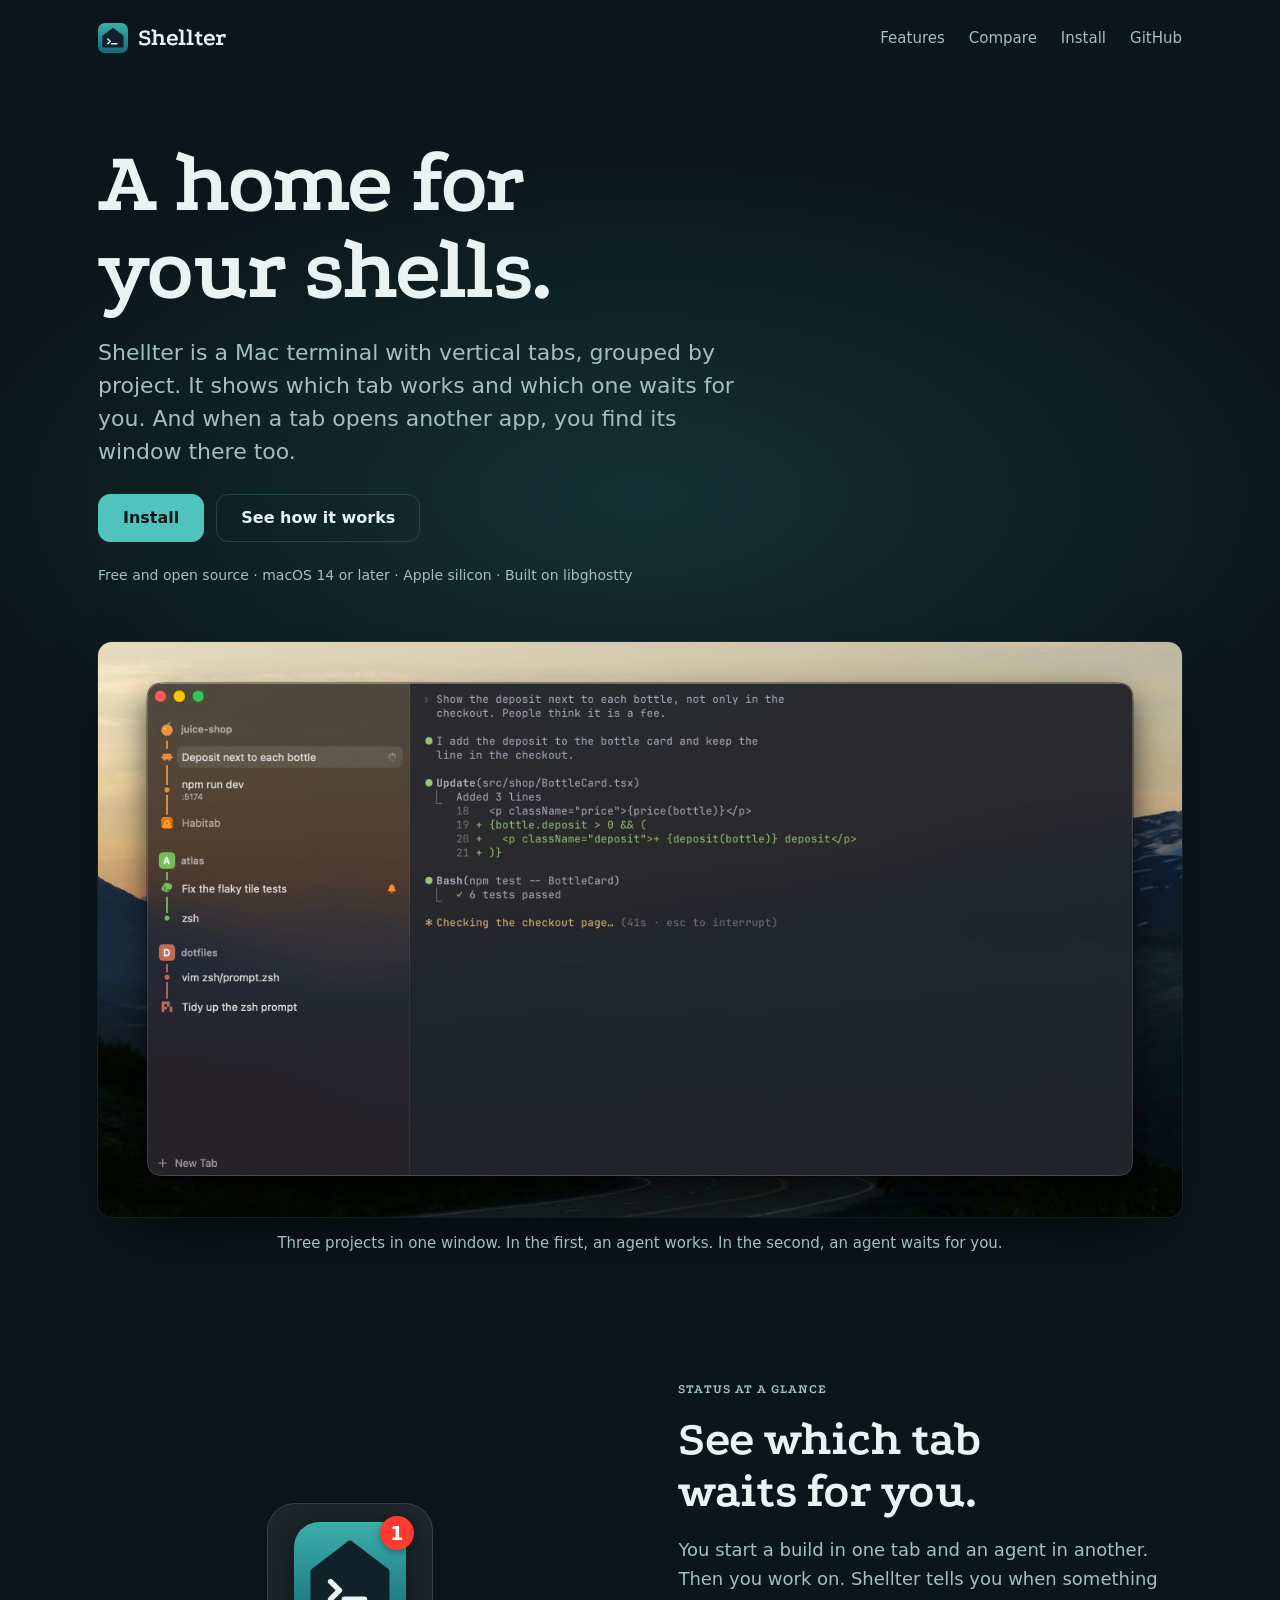
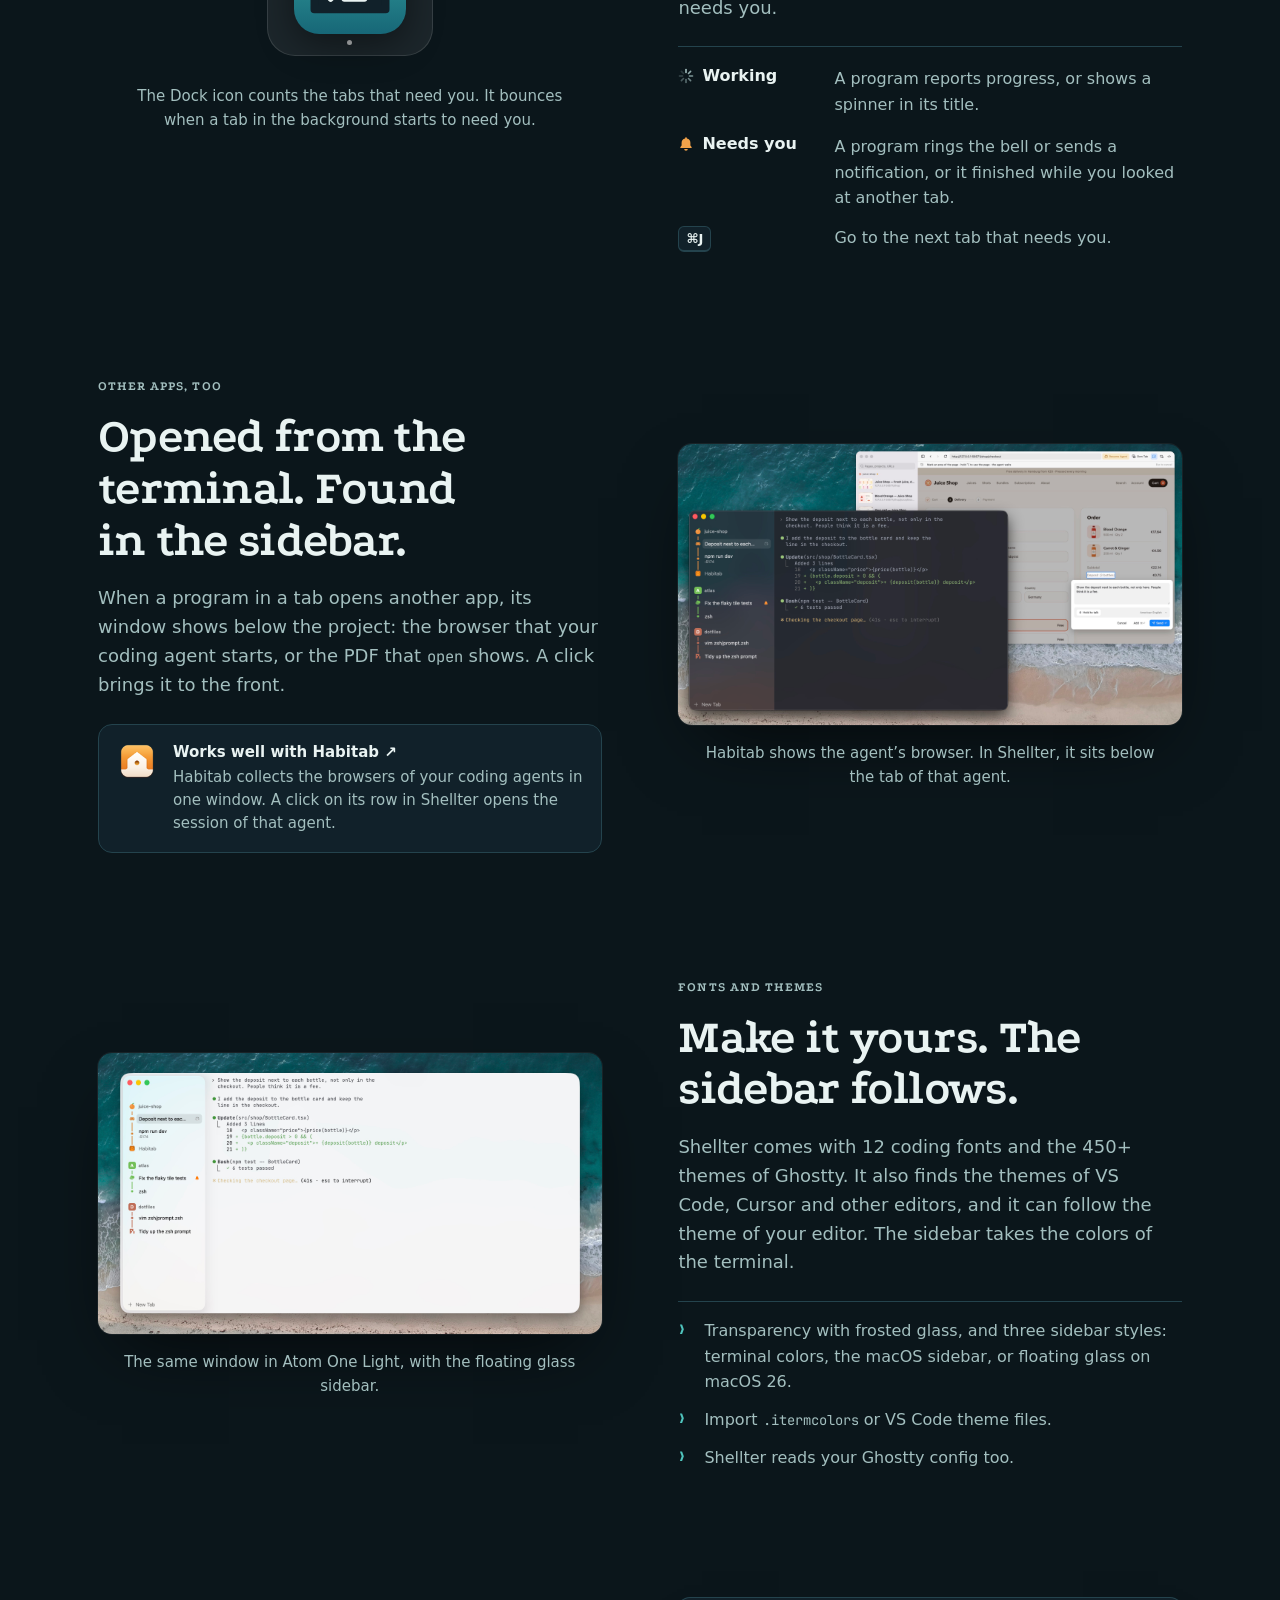
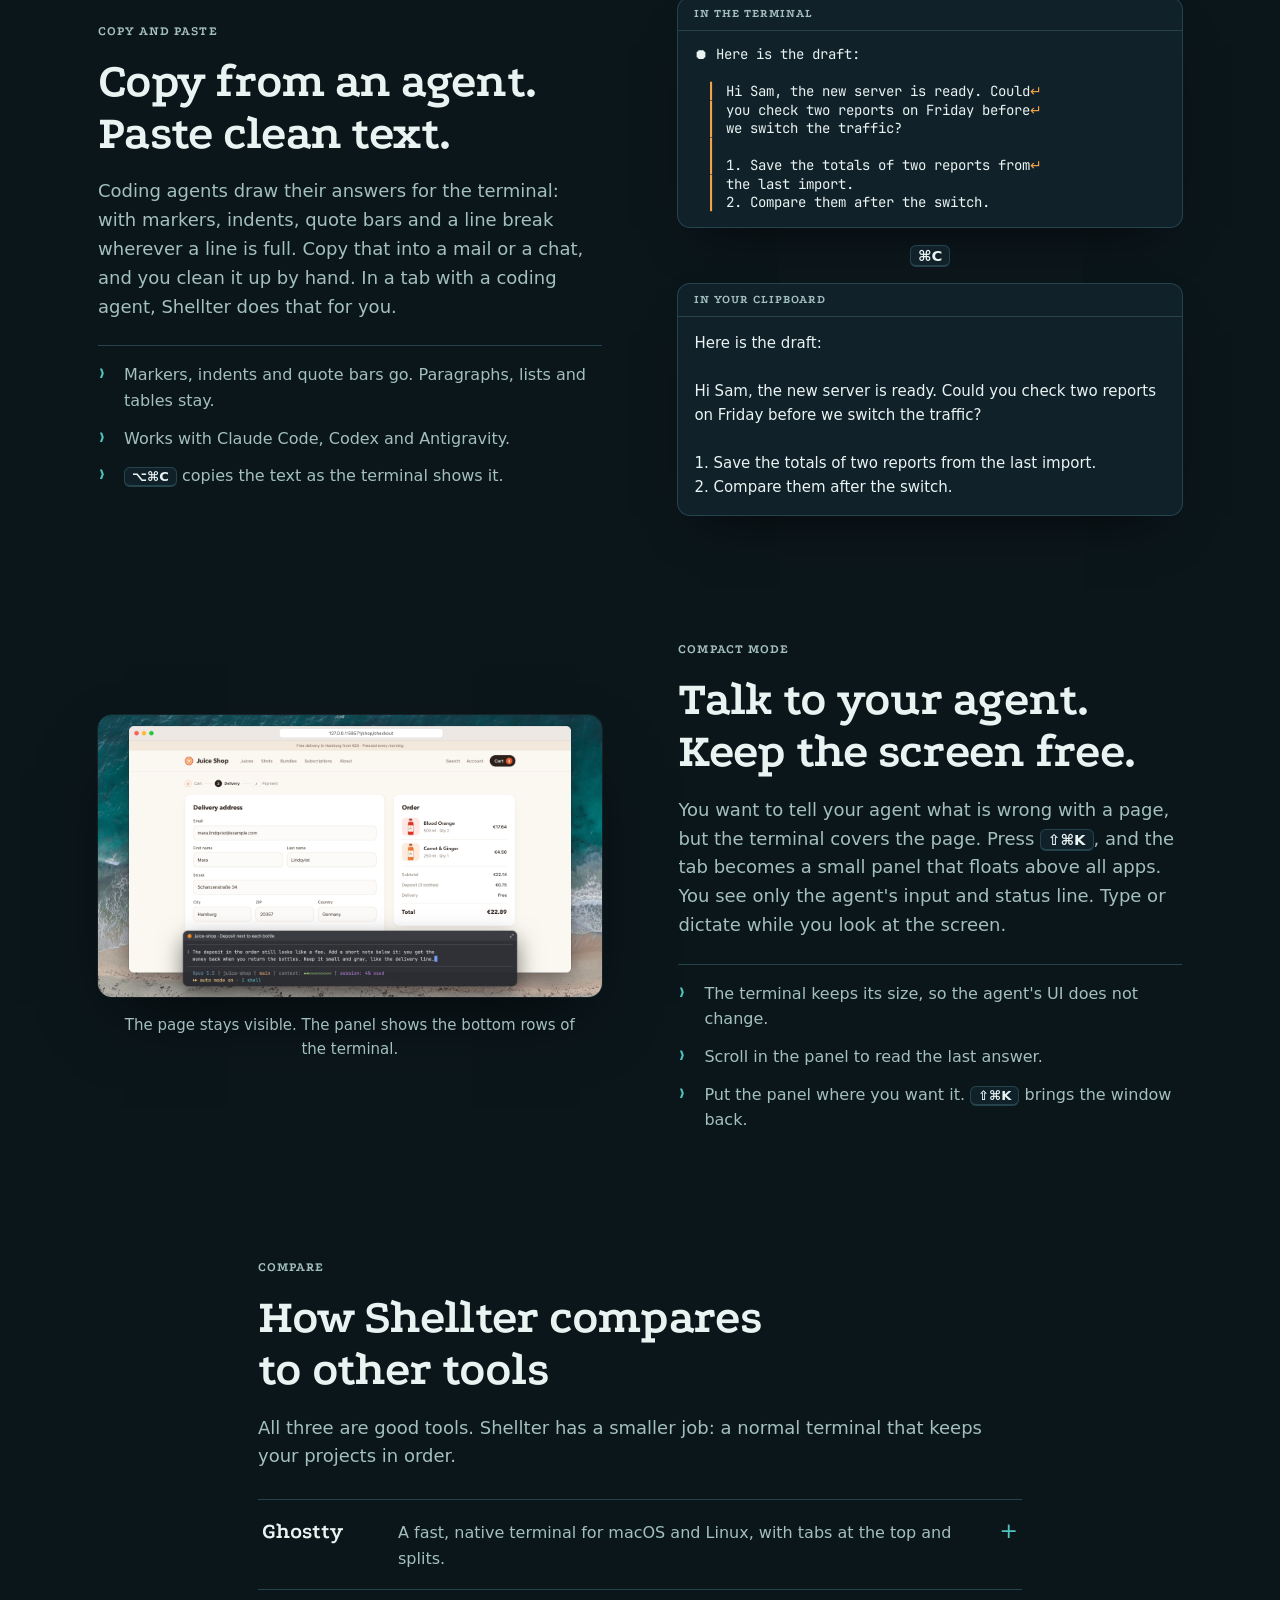
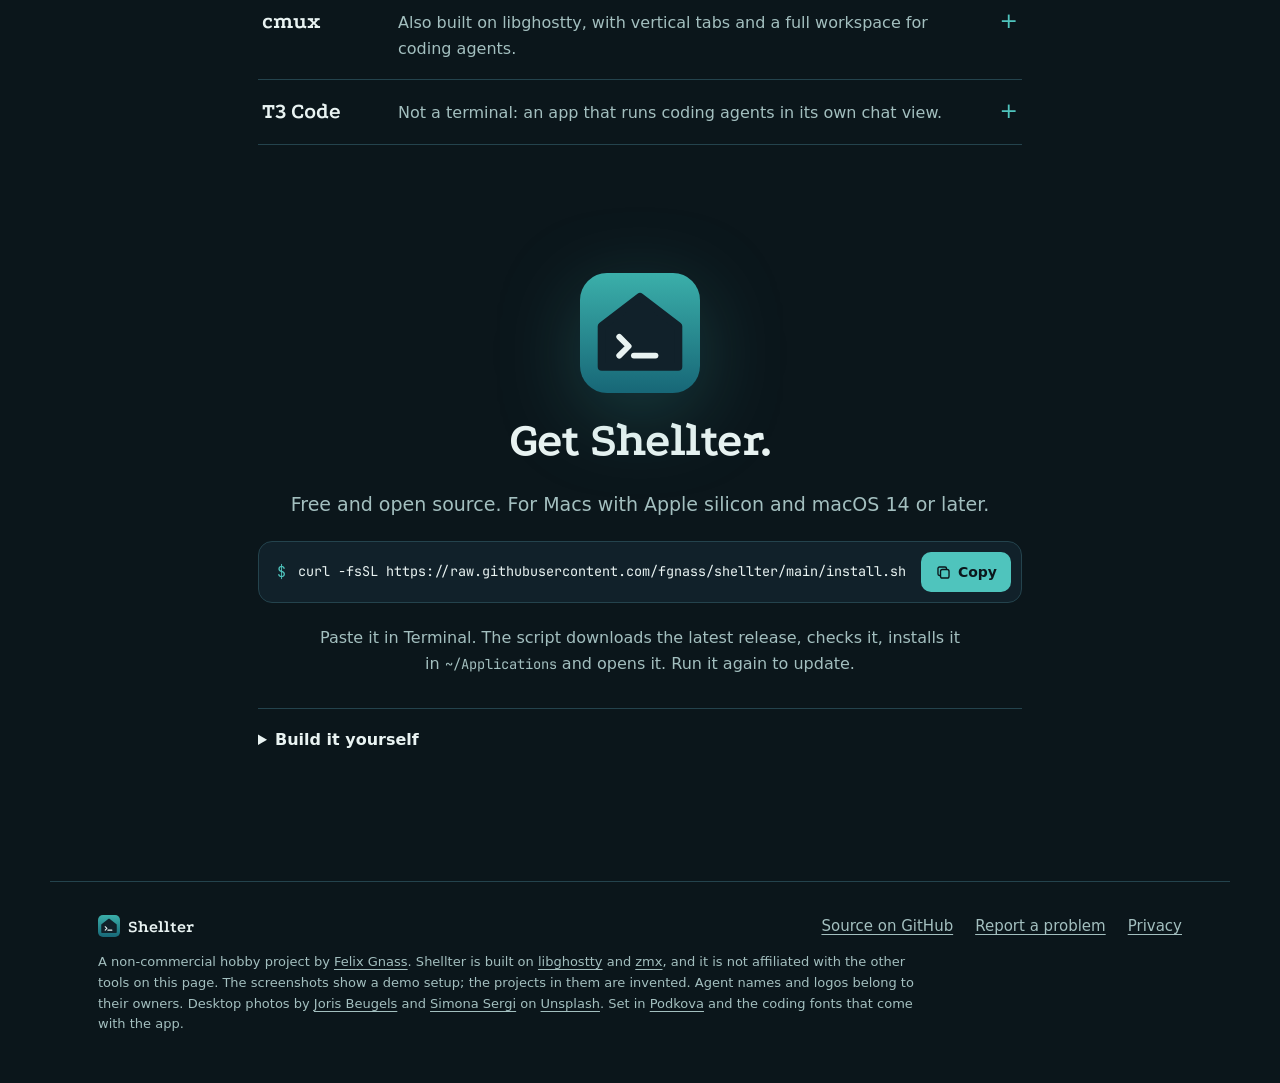
<file: docs/index.html>
<!doctype html>
<html lang="en">
<head>
<meta charset="utf-8">
<meta name="viewport" content="width=device-width, initial-scale=1">
<title>Shellter – A home for your shells</title>
<meta name="description" content="Shellter is a Mac terminal with vertical tabs, grouped by project. It shows which tab works, which one waits for you, and which windows of other apps belong to a project. Built on libghostty. Free and open source.">
<meta name="theme-color" content="#0b161b">
<meta property="og:title" content="Shellter – A home for your shells">
<meta property="og:description" content="A Mac terminal with vertical tabs, grouped by project, that shows which tab waits for you.">
<meta property="og:image" content="https://shellter.gnass.buzz/assets/img/icon-256.png">
<meta property="og:url" content="https://shellter.gnass.buzz/">
<meta property="og:type" content="website">
<link rel="icon" type="image/png" href="assets/img/favicon-32.png">
<link rel="apple-touch-icon" href="assets/img/icon-256.png">
<link rel="preload" href="assets/fonts/podkova.woff2" as="font" type="font/woff2" crossorigin>
<link rel="stylesheet" href="style.css">
<script>document.documentElement.classList.add("js")</script>
<script src="main.js" defer></script>
</head>
<body>

<svg width="0" height="0" style="position:absolute" aria-hidden="true">
  <defs>
    <linearGradient id="icon-fill" x1="0" y1="0" x2="0" y2="1"><stop offset="0" stop-color="#3bafaa"/><stop offset="1" stop-color="#176777"/></linearGradient>
  </defs>
  <symbol id="i-app" viewBox="0 0 1024 1024">
    <rect width="1024" height="1024" rx="230" fill="url(#icon-fill)"/>
    <path d="M512 205 L838 455 L838 800 L186 800 L186 455 Z" fill="#11212a" stroke="#11212a" stroke-width="70" stroke-linejoin="round"/>
    <g fill="none" stroke="#e9f3f2" stroke-width="50" stroke-linecap="round" stroke-linejoin="round"><path d="M335 545 L415 625 L335 705"/><path d="M460 705 H644"/></g>
  </symbol>
  <symbol id="i-bell" viewBox="0 0 16 16"><path fill="currentColor" d="M8 1.2c-.5 0-.9.4-.9.9v.4A4.4 4.4 0 0 0 3.6 6.8v2.6L2.4 11a.7.7 0 0 0 .6 1.1h10a.7.7 0 0 0 .6-1.1l-1.2-1.6V6.8a4.4 4.4 0 0 0-3.5-4.3v-.4c0-.5-.4-.9-.9-.9zM6.2 13a1.8 1.8 0 0 0 3.6 0z"/></symbol>
  <symbol id="i-spin" viewBox="0 0 16 16"><g stroke="currentColor" stroke-width="1.6" stroke-linecap="round"><path d="M8 1.5v3" opacity="1"/><path d="m12.6 3.4-2.1 2.1" opacity=".88"/><path d="M14.5 8h-3" opacity=".76"/><path d="m12.6 12.6-2.1-2.1" opacity=".64"/><path d="M8 14.5v-3" opacity=".52"/><path d="m3.4 12.6 2.1-2.1" opacity=".4"/><path d="M1.5 8h3" opacity=".3"/><path d="m3.4 3.4 2.1 2.1" opacity=".2"/></g></symbol>
  <symbol id="i-copy" viewBox="0 0 20 20"><rect x="6.5" y="6.5" width="10" height="10" rx="2.2" fill="none" stroke="currentColor" stroke-width="1.6"/><path d="M13.5 6.5V5.2a1.7 1.7 0 0 0-1.7-1.7H5.2a1.7 1.7 0 0 0-1.7 1.7v6.6a1.7 1.7 0 0 0 1.7 1.7h1.3" fill="none" stroke="currentColor" stroke-width="1.6"/></symbol>
  <symbol id="i-check" viewBox="0 0 20 20"><path d="m4.5 10.5 3.5 3.5 7.5-8" fill="none" stroke="currentColor" stroke-width="1.8" stroke-linecap="round" stroke-linejoin="round"/></symbol>
</svg>

<header class="top">
  <a class="brand" href="#top" aria-label="Shellter, back to top"><svg aria-hidden="true"><use href="#i-app"/></svg>Shellter</a>
  <nav aria-label="Main">
    <a href="#status">Features</a>
    <a href="#compare">Compare</a>
    <a href="#install">Install</a>
    <a href="https://github.com/fgnass/shellter">GitHub</a>
  </nav>
</header>

<main id="top">

  <!-- HERO -->
  <section class="hero">
    <div class="hero-copy">
      <h1>A home for your&nbsp;shells.</h1>
      <p class="lead">Shellter is a Mac terminal with vertical tabs, grouped by project. It shows which tab works and which one waits for you. And when a tab opens another app, you find its window there too.</p>
      <div class="get">
        <a class="btn" href="#install">Install</a>
        <a class="btn btn-line" href="#status">See how it works</a>
      </div>
      <p class="facts">Free and open source · macOS 14 or later · Apple silicon · Built on libghostty</p>
    </div>

    <figure class="hero-fig">
      <img class="shot" src="assets/img/shot-hero.jpg" width="2640" height="1400" fetchpriority="high" alt="The Shellter window on a desktop: on the left three projects with their tabs on lines in the project color. In the first project, a coding agent works on a task (spinner), a dev server runs on port 5174, and Habitab, the agent's browser, is listed below. In the second project, Codex waits for an answer (bell). On the right, the agent's work in the terminal.">
      <figcaption>Three projects in one window. In the first, an agent works. In the second, an agent waits for you.</figcaption>
    </figure>
  </section>

  <!-- STATUS -->
  <section class="sec sec-flip" id="status" aria-labelledby="h-status">
    <div class="sec-copy">
      <p class="kicker">Status at a glance</p>
      <h2 id="h-status">See which tab waits for you.</h2>
      <p>You start a build in one tab and an agent in another. Then you work on. Shellter tells you when something needs you.</p>
      <dl class="states">
        <div><dt><svg class="st-spin"><use href="#i-spin"/></svg>Working</dt><dd>A program reports progress, or shows a spinner in its title.</dd></div>
        <div><dt><svg class="st-bell"><use href="#i-bell"/></svg>Needs you</dt><dd>A program rings the bell or sends a notification, or it finished while you looked at another tab.</dd></div>
        <div><dt><kbd>⌘J</kbd></dt><dd>Go to the next tab that needs you.</dd></div>
      </dl>
    </div>
    <div class="sec-demo dock-demo">
      <div class="dock" aria-hidden="true">
        <span class="dock-app"><svg><use href="#i-app"/></svg><b class="badge" id="badge">1</b></span>
        <span class="dock-dot"></span>
      </div>
      <p class="note" id="dock-note">The Dock icon counts the tabs that need you. It bounces when a tab in the background starts to need you.</p>
    </div>
  </section>

  <!-- WINDOWS OF OTHER APPS -->
  <section class="sec" id="windows" aria-labelledby="h-windows">
    <div class="sec-copy">
      <p class="kicker">Other apps, too</p>
      <h2 id="h-windows">Opened from the terminal. Found in the sidebar.</h2>
      <p>When a program in a tab opens another app, its window shows below the project: the browser that your coding agent starts, or the PDF that <code>open</code> shows. A click brings it to the front.</p>
      <a class="habitab" href="https://habitab.gnass.buzz/">
        <img src="assets/img/habitab.png" alt="" width="44" height="44">
        <span><b>Works well with Habitab ↗</b>Habitab collects the browsers of your coding agents in one window. A click on its row in Shellter opens the session of that agent.</span>
      </a>
    </div>
    <figure class="sec-demo">
      <img class="shot" src="assets/img/shot-windows.jpg" width="2720" height="1520" loading="lazy" decoding="async" alt="Shellter in front of the Habitab window. In Shellter's sidebar, Habitab is listed below the tab of the agent that uses it.">
      <figcaption class="note">Habitab shows the agent’s browser. In Shellter, it sits below the tab of that agent.</figcaption>
    </figure>
  </section>

  <!-- LOOKS -->
  <section class="sec sec-flip" id="looks" aria-labelledby="h-looks">
    <div class="sec-copy">
      <p class="kicker">Fonts and themes</p>
      <h2 id="h-looks">Make it yours. The sidebar follows.</h2>
      <p>Shellter comes with 12 coding fonts and the 450+ themes of Ghostty. It also finds the themes of VS Code, Cursor and other editors, and it can follow the theme of your editor. The sidebar takes the colors of the terminal.</p>
      <ul class="points">
        <li>Transparency with frosted glass, and three sidebar styles: terminal colors, the macOS sidebar, or floating glass on macOS 26.</li>
        <li>Import <code>.itermcolors</code> or VS Code theme files.</li>
        <li>Shellter reads your Ghostty config too.</li>
      </ul>
    </div>
    <figure class="sec-demo">
      <img class="shot" src="assets/img/shot-looks.jpg" width="2720" height="1520" loading="lazy" decoding="async" alt="The same Shellter window in the light theme Atom One Light, with the floating glass sidebar of macOS 26.">
      <figcaption class="note">The same window in Atom One Light, with the floating glass sidebar.</figcaption>
    </figure>
  </section>

  <!-- COPY -->
  <section class="sec" id="copy" aria-labelledby="h-copy">
    <div class="sec-copy">
      <p class="kicker">Copy and paste</p>
      <h2 id="h-copy">Copy from an agent. Paste clean text.</h2>
      <p>Coding agents draw their answers for the terminal: with markers, indents, quote bars and a line break wherever a line is full. Copy that into a mail or a chat, and you clean it up by hand. In a tab with a coding agent, Shellter does that for you.</p>
      <ul class="points">
        <li>Markers, indents and quote bars go. Paragraphs, lists and tables stay.</li>
        <li>Works with Claude Code, Codex and Antigravity.</li>
        <li><kbd>⌥⌘C</kbd> copies the text as the terminal shows it.</li>
      </ul>
    </div>
    <div class="sec-demo copy-demo" aria-label="The same draft before and after copying">
      <div class="copy-card">
        <span class="copy-label">In the terminal</span>
<pre class="copy-term">⏺ Here is the draft:

  <i>▎</i> Hi Sam, the new server is ready. Could<i>↵</i>
  <i>▎</i> you check two reports on Friday before<i>↵</i>
  <i>▎</i> we switch the traffic?
  <i>▎</i>
  <i>▎</i> 1. Save the totals of two reports from<i>↵</i>
  <i>▎</i> the last import.
  <i>▎</i> 2. Compare them after the switch.</pre>
      </div>
      <span class="copy-step"><kbd>⌘C</kbd></span>
      <div class="copy-card">
        <span class="copy-label">In your clipboard</span>
<pre class="copy-clip">Here is the draft:

Hi Sam, the new server is ready. Could you check two reports on Friday before we switch the traffic?

1. Save the totals of two reports from the last import.
2. Compare them after the switch.</pre>
      </div>
    </div>
  </section>

  <!-- COMPACT MODE -->
  <section class="sec sec-flip" id="compact" aria-labelledby="h-compact">
    <div class="sec-copy">
      <p class="kicker">Compact Mode</p>
      <h2 id="h-compact">Talk to your agent. Keep the screen free.</h2>
      <p>You want to tell your agent what is wrong with a page, but the terminal covers the page. Press <kbd>⇧⌘K</kbd>, and the tab becomes a small panel that floats above all apps. You see only the agent's input and status line. Type or dictate while you look at the screen.</p>
      <ul class="points">
        <li>The terminal keeps its size, so the agent's UI does not change.</li>
        <li>Scroll in the panel to read the last answer.</li>
        <li>Put the panel where you want it. <kbd>⇧⌘K</kbd> brings the window back.</li>
      </ul>
    </div>
    <figure class="sec-demo">
      <img class="shot" src="assets/img/shot-compact.jpg" width="2720" height="1520" loading="lazy" decoding="async" alt="A small Shellter panel floats in front of the checkout page of a juice shop. It shows only the input of the coding agent and its status line.">
      <figcaption class="note">The page stays visible. The panel shows the bottom rows of the terminal.</figcaption>
    </figure>
  </section>

  <!-- COMPARE -->
  <section class="compare" id="compare" aria-labelledby="h-compare">
    <div class="sec-copy">
      <p class="kicker">Compare</p>
      <h2 id="h-compare">How Shellter compares to other tools</h2>
      <p>All three are good tools. Shellter has a smaller job: a normal terminal that keeps your projects in order.</p>
    </div>
    <div class="vs-list">
      <details class="vs">
        <summary><b>Ghostty</b><span>A fast, native terminal for macOS and Linux, with tabs at the top and splits.</span></summary>
        <p>Shellter uses the same terminal engine, libghostty, and reads your Ghostty config. It adds what a tab bar cannot show: tabs grouped by project, their status and the windows that belong to them. Shellter has no splits.</p>
      </details>
      <details class="vs">
        <summary><b>cmux</b><span>Also built on libghostty, with vertical tabs and a full workspace for coding agents.</span></summary>
        <p>cmux adds splits, a browser that agents can script, SSH workspaces and a CLI to control it all. Shellter does less on purpose: it groups tabs by Git repository, and it leaves the browser to a real browser or to Habitab, and shows that window in the sidebar. <a href="https://github.com/manaflow-ai/cmux">cmux on GitHub</a></p>
      </details>
      <details class="vs">
        <summary><b>T3 Code</b><span>Not a terminal: an app that runs coding agents in its own chat view.</span></summary>
        <p>T3 Code runs on web, desktop and mobile, starts Codex, Claude Code and other agents, and shows their work in one interface. In Shellter, each agent runs in its own terminal interface, as you know it, next to your shells, dev servers and editors. <a href="https://github.com/pingdotgg/t3code">T3 Code on GitHub</a></p>
      </details>
    </div>
  </section>

  <!-- INSTALL -->
  <section class="install" id="install" aria-labelledby="h-install">
    <svg class="install-icon" aria-hidden="true"><use href="#i-app"/></svg>
    <h2 id="h-install">Get Shellter.</h2>
    <p class="install-lead">Free and open source. For Macs with Apple silicon and macOS 14 or later.</p>
    <div class="cmd">
      <span class="cmd-prompt" aria-hidden="true">$</span>
      <code class="cmd-text" id="cmd-text">curl -fsSL https://raw.githubusercontent.com/fgnass/shellter/main/install.sh | sh</code>
      <button class="cmd-copy" type="button" id="copy" aria-label="Copy the install command">
        <svg class="ico-copy"><use href="#i-copy"/></svg><svg class="ico-check"><use href="#i-check"/></svg><span>Copy</span>
      </button>
    </div>
    <p class="install-text">Paste it in Terminal. The script downloads the latest release, checks it, installs it in <code>~/Applications</code> and opens it. Run it again to update.</p>
    <details class="build">
      <summary>Build it yourself</summary>
      <p>You need Xcode, Zig 0.17 or later, XcodeGen and the Metal toolchain.</p>
<pre class="code"><code>git clone --recursive https://github.com/fgnass/shellter
cd shellter
./scripts/build-ghostty.sh
./scripts/build-zmx.sh
./scripts/build.sh</code></pre>
      <p>All details, shortcuts and config files are in the <a href="https://github.com/fgnass/shellter#readme">README</a>.</p>
    </details>
  </section>
</main>

<footer class="foot">
  <p class="foot-brand"><svg aria-hidden="true"><use href="#i-app"/></svg>Shellter</p>
  <nav aria-label="Footer">
    <a href="https://github.com/fgnass/shellter">Source on GitHub</a>
    <a href="https://github.com/fgnass/shellter/issues">Report a problem</a>
    <a href="privacy.html">Privacy</a>
  </nav>
  <p class="foot-note">A non-commercial hobby project by <a href="https://gnass.buzz/">Felix Gnass</a>. Shellter is built on <a href="https://ghostty.org">libghostty</a> and <a href="https://github.com/neurosnap/zmx">zmx</a>, and it is not affiliated with the other tools on this page. The screenshots show a demo setup; the projects in them are invented. Agent names and logos belong to their owners. Desktop photos by <a href="https://unsplash.com/@jorisbeugels">Joris Beugels</a> and <a href="https://unsplash.com/@i_am_simoesse">Simona Sergi</a> on <a href="https://unsplash.com">Unsplash</a>. Set in <a href="https://github.com/cyrealtype/Podkova">Podkova</a> and the coding fonts that come with the app.</p>
</footer>

</body>
</html>
</file>
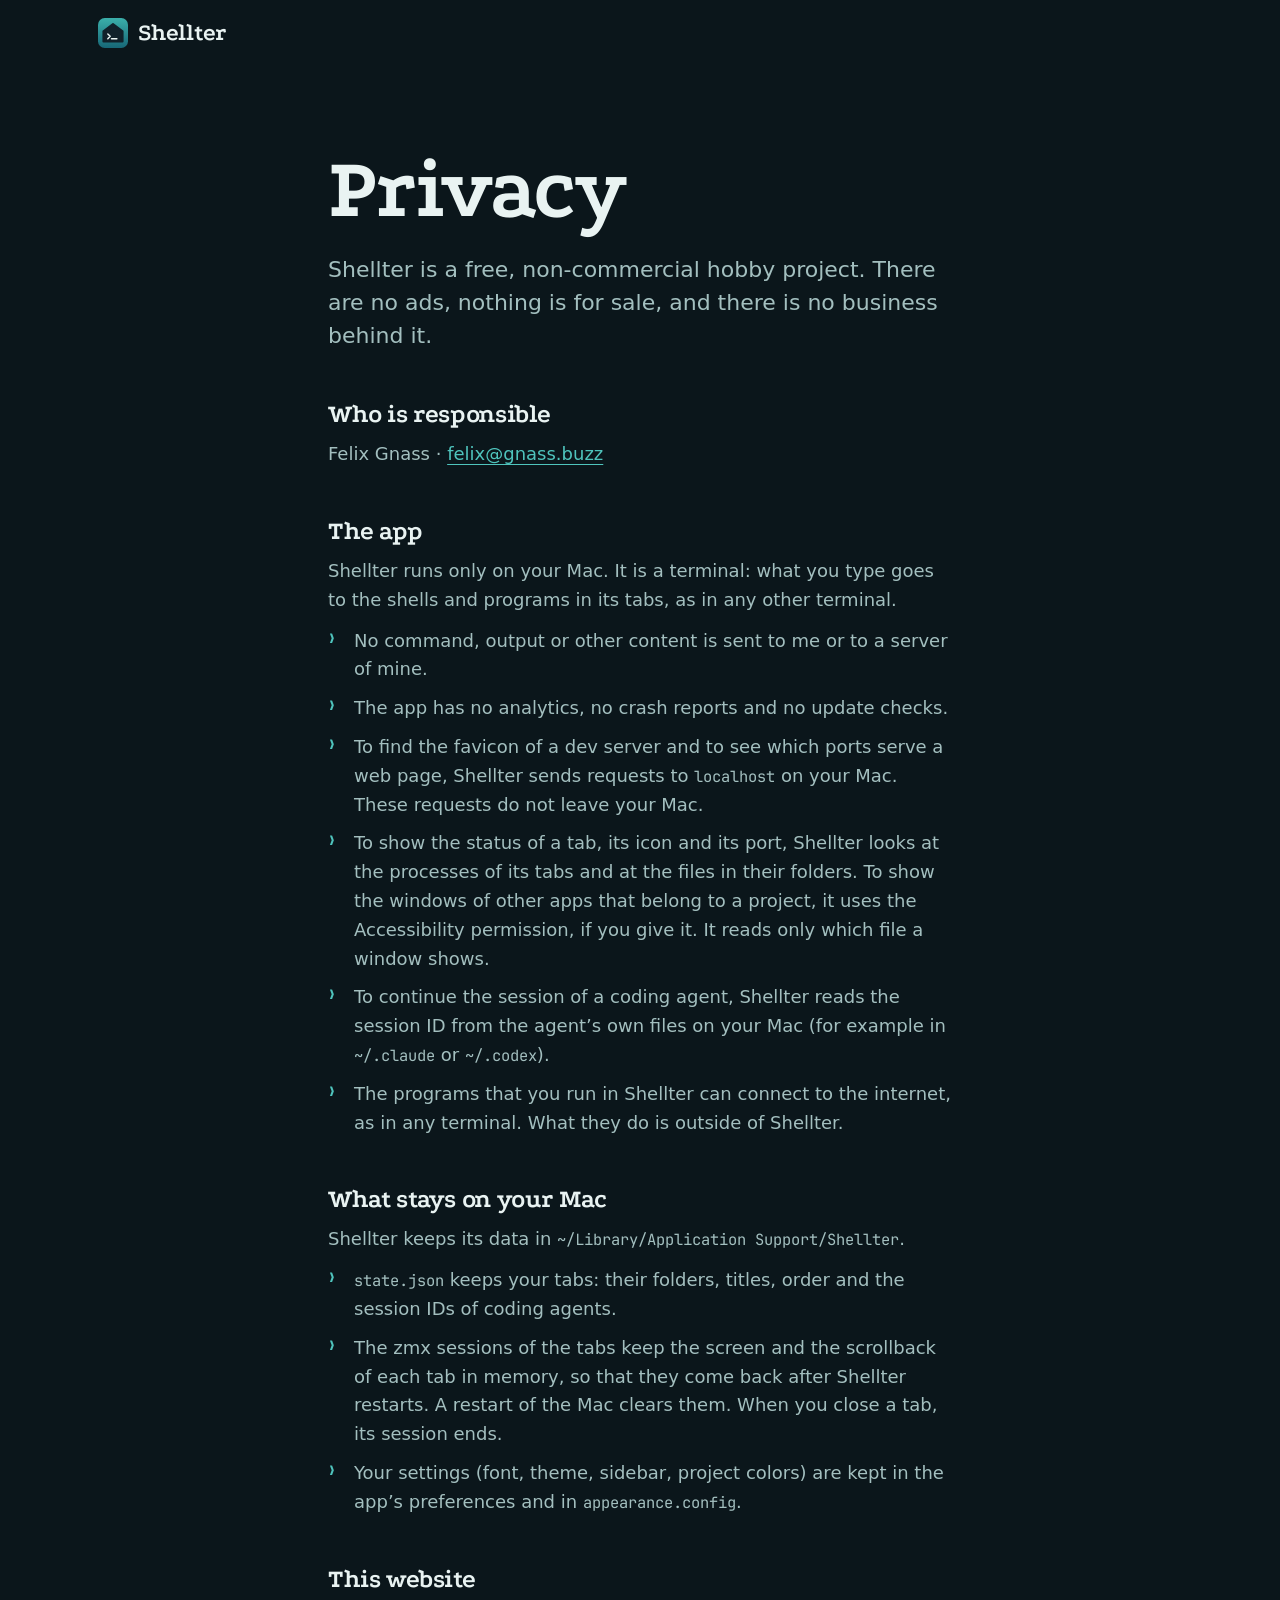
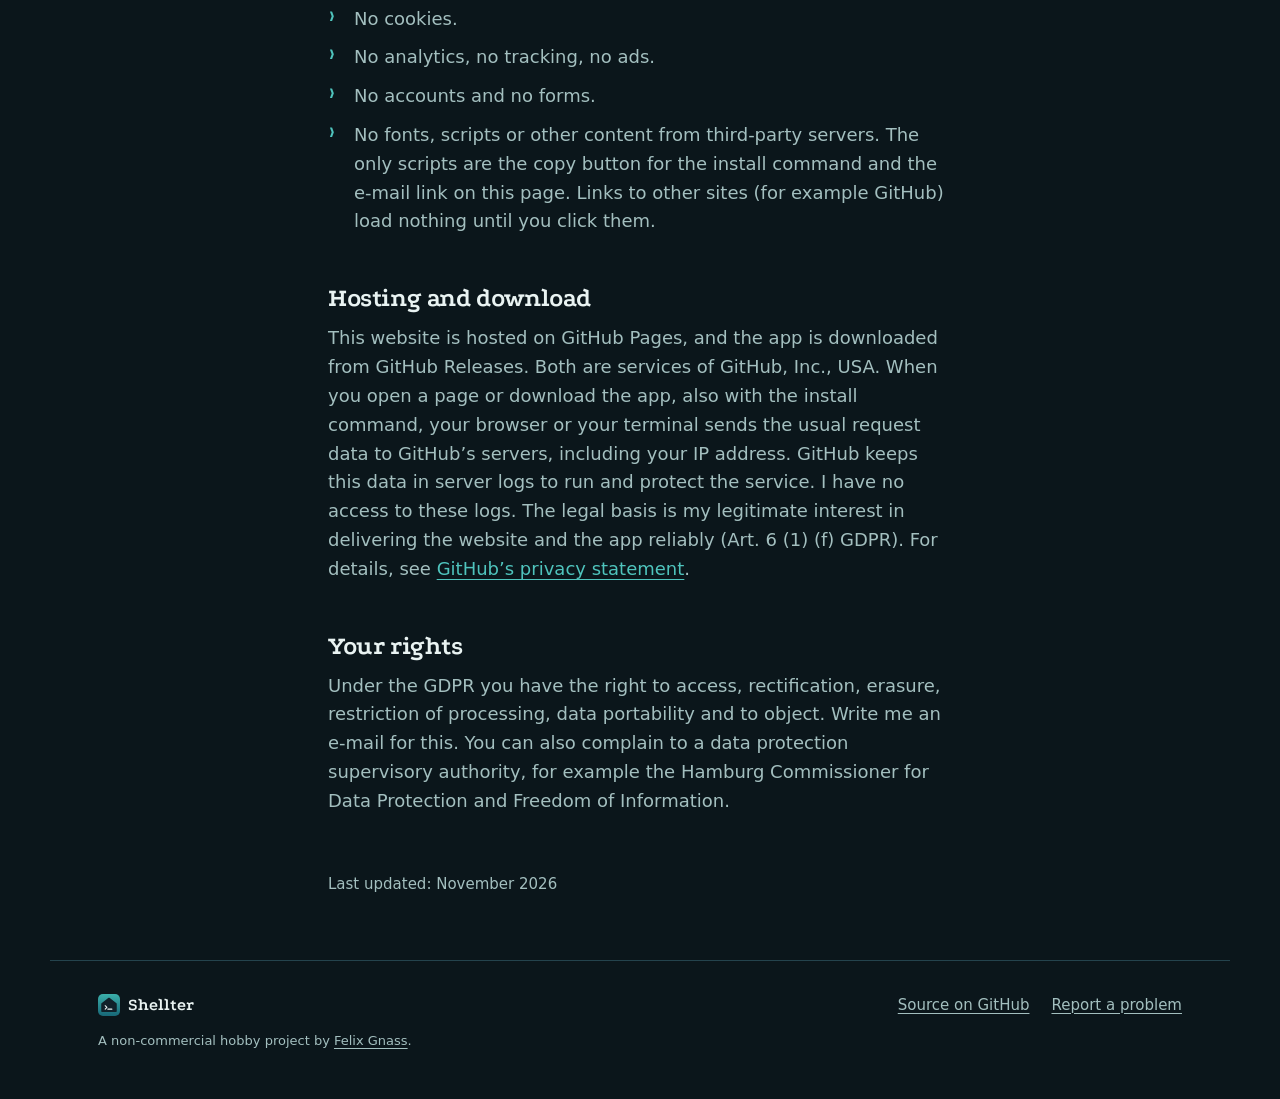
<file: docs/privacy.html>
<!doctype html>
<html lang="en">
<head>
<meta charset="utf-8">
<meta name="viewport" content="width=device-width, initial-scale=1">
<title>Privacy · Shellter</title>
<meta name="description" content="What Shellter and its website do with your data.">
<meta name="theme-color" content="#0b161b">
<link rel="icon" type="image/png" href="assets/img/favicon-32.png">
<link rel="stylesheet" href="style.css">
<style>
.legal { max-width: 720px; margin: 0 auto; padding: clamp(40px, 7vw, 80px) var(--gutter) 64px; color: var(--soft); }
.legal h1 { color: var(--text); margin-bottom: 20px; }
.legal .lead { margin-bottom: 8px; }
.legal h2 { margin: 48px 0 12px; font-size: 26px; color: var(--text); }
.legal p + p, .legal p + ul, .legal ul + p { margin-top: 12px; }
.legal ul { margin: 0; padding: 0; list-style: none; display: flex; flex-direction: column; gap: 10px; }
.legal li { position: relative; padding-left: 26px; }
.legal li::before { content: "❯"; position: absolute; left: 0; top: 0; font: 700 13px/1.9 var(--mono); color: var(--teal); }
.legal .updated { margin-top: 56px; font-size: 15px; }
</style>
</head>
<body>

<svg width="0" height="0" style="position:absolute" aria-hidden="true">
  <defs><linearGradient id="icon-fill" x1="0" y1="0" x2="0" y2="1"><stop offset="0" stop-color="#3bafaa"/><stop offset="1" stop-color="#176777"/></linearGradient></defs>
  <symbol id="i-app" viewBox="0 0 1024 1024">
    <rect width="1024" height="1024" rx="230" fill="url(#icon-fill)"/>
    <path d="M512 205 L838 455 L838 800 L186 800 L186 455 Z" fill="#11212a" stroke="#11212a" stroke-width="70" stroke-linejoin="round"/>
    <g fill="none" stroke="#e9f3f2" stroke-width="50" stroke-linecap="round" stroke-linejoin="round"><path d="M335 545 L415 625 L335 705"/><path d="M460 705 H644"/></g>
  </symbol>
</svg>

<header class="top">
  <a class="brand" href="./"><svg aria-hidden="true"><use href="#i-app"/></svg>Shellter</a>
</header>

<main class="legal">
  <h1>Privacy</h1>
  <p class="lead">Shellter is a free, non-commercial hobby project. There are no ads, nothing is for sale, and there is no business behind it.</p>

  <h2>Who is responsible</h2>
  <p>Felix Gnass · <a id="email" href="#">E-Mail</a></p>

  <h2>The app</h2>
  <p>Shellter runs only on your Mac. It is a terminal: what you type goes to the shells and programs in its tabs, as in any other terminal.</p>
  <ul>
    <li>No command, output or other content is sent to me or to a server of mine.</li>
    <li>The app has no analytics, no crash reports and no update checks.</li>
    <li>To find the favicon of a dev server and to see which ports serve a web page, Shellter sends requests to <code>localhost</code> on your Mac. These requests do not leave your Mac.</li>
    <li>To show the status of a tab, its icon and its port, Shellter looks at the processes of its tabs and at the files in their folders. To show the windows of other apps that belong to a project, it uses the Accessibility permission, if you give it. It reads only which file a window shows.</li>
    <li>To continue the session of a coding agent, Shellter reads the session ID from the agent’s own files on your Mac (for example in <code>~/.claude</code> or <code>~/.codex</code>).</li>
    <li>The programs that you run in Shellter can connect to the internet, as in any terminal. What they do is outside of Shellter.</li>
  </ul>

  <h2>What stays on your Mac</h2>
  <p>Shellter keeps its data in <code>~/Library/Application Support/Shellter</code>.</p>
  <ul>
    <li><code>state.json</code> keeps your tabs: their folders, titles, order and the session IDs of coding agents.</li>
    <li>The zmx sessions of the tabs keep the screen and the scrollback of each tab in memory, so that they come back after Shellter restarts. A restart of the Mac clears them. When you close a tab, its session ends.</li>
    <li>Your settings (font, theme, sidebar, project colors) are kept in the app’s preferences and in <code>appearance.config</code>.</li>
  </ul>

  <h2>This website</h2>
  <ul>
    <li>No cookies.</li>
    <li>No analytics, no tracking, no ads.</li>
    <li>No accounts and no forms.</li>
    <li>No fonts, scripts or other content from third-party servers. The only scripts are the copy button for the install command and the e-mail link on this page. Links to other sites (for example GitHub) load nothing until you click them.</li>
  </ul>

  <h2>Hosting and download</h2>
  <p>This website is hosted on GitHub Pages, and the app is downloaded from GitHub Releases. Both are services of GitHub, Inc., USA. When you open a page or download the app, also with the install command, your browser or your terminal sends the usual request data to GitHub’s servers, including your IP address. GitHub keeps this data in server logs to run and protect the service. I have no access to these logs. The legal basis is my legitimate interest in delivering the website and the app reliably (Art. 6 (1) (f) GDPR). For details, see <a href="https://docs.github.com/en/site-policy/privacy-policies/github-general-privacy-statement">GitHub’s privacy statement</a>.</p>

  <h2>Your rights</h2>
  <p>Under the GDPR you have the right to access, rectification, erasure, restriction of processing, data portability and to object. Write me an e-mail for this. You can also complain to a data protection supervisory authority, for example the Hamburg Commissioner for Data Protection and Freedom of Information.</p>

  <p class="updated">Last updated: November 2026</p>
</main>

<footer class="foot">
  <p class="foot-brand"><svg aria-hidden="true"><use href="#i-app"/></svg><a href="./" style="color: inherit; text-decoration: none">Shellter</a></p>
  <nav aria-label="Footer">
    <a href="https://github.com/fgnass/shellter">Source on GitHub</a>
    <a href="https://github.com/fgnass/shellter/issues">Report a problem</a>
  </nav>
  <p class="foot-note">A non-commercial hobby project by <a href="https://gnass.buzz/">Felix Gnass</a>.</p>
</footer>
<script>
  const mail = document.getElementById('email');
  mail.href = 'mailto:' + 'felix' + String.fromCharCode(64) + ['gnass', 'buzz'].join('.');
  mail.textContent = 'felix' + String.fromCharCode(64) + ['gnass', 'buzz'].join('.');
</script>
</body>
</html>
</file>
<file: docs/style.css>
@font-face { font-family: "Podkova"; src: url("assets/fonts/podkova.woff2") format("woff2"); font-weight: 400 800; font-display: swap; }
@font-face { font-family: "JetBrains Mono"; src: url("assets/fonts/jetbrains-mono.woff2") format("woff2"); font-weight: 100 800; font-display: swap; }

:root {
  color-scheme: dark;
  /* From the app icon: the teal gradient and the dark house. */
  --night: #0b161b;
  --deep: #11212a;
  --rule: #24434d;
  --text: #e9f3f2;
  --soft: #a3bfbf;
  --teal: #4fc4bd;
  --bell: #f2a24a;
  --display: "Podkova", "Rockwell", Georgia, serif;
  --sans: ui-sans-serif, system-ui, -apple-system, "Helvetica Neue", sans-serif;
  --mono: "JetBrains Mono", ui-monospace, "SF Mono", Menlo, monospace;
  --gutter: clamp(16px, 4vw, 48px);
  --max: 1180px;
  --section: clamp(72px, 10vw, 136px);
}

*, *::before, *::after { box-sizing: border-box; }
html { overflow-x: clip; scroll-behavior: smooth; scroll-padding-top: 16px; -webkit-text-size-adjust: 100%; }
@media (prefers-reduced-motion: reduce) { html { scroll-behavior: auto; } }
body {
  margin: 0;
  background: var(--night);
  color: var(--text);
  font: 400 18px/1.6 var(--sans);
  -webkit-font-smoothing: antialiased;
  overflow-x: clip;
}
::selection { background: var(--teal); color: var(--night); }
img, svg { display: block; }
a { color: var(--teal); text-decoration-thickness: 1px; text-underline-offset: 0.2em; }
a:hover { color: var(--text); }
:focus-visible { outline: 2px solid var(--teal); outline-offset: 3px; border-radius: 6px; }
h1, h2, h3 { margin: 0; text-wrap: balance; }
p { margin: 0; text-wrap: pretty; }
code { font-family: var(--mono); font-size: 0.86em; }
kbd {
  font-family: var(--sans); font-size: 0.82em; font-weight: 600;
  padding: 1px 7px; border-radius: 6px;
  border: 1px solid var(--rule); border-bottom-width: 2px;
  background: var(--deep); color: var(--text); white-space: nowrap;
}

/* ---------- Header ---------- */
.top {
  max-width: var(--max); margin: 0 auto; padding: 18px var(--gutter);
  display: flex; align-items: center; gap: 12px 28px; flex-wrap: wrap;
}
.brand { display: flex; align-items: center; gap: 10px; color: var(--text); text-decoration: none; font: 700 24px/1 var(--display); letter-spacing: -0.01em; }
.brand svg { width: 30px; height: 30px; }
.top nav { margin-left: auto; display: flex; gap: 4px 24px; flex-wrap: wrap; font-size: 15px; }
.top nav a { color: var(--soft); text-decoration: none; padding: 8px 0; }
.top nav a:hover { color: var(--text); }

/* ---------- Hero ---------- */
.hero { max-width: var(--max); margin: 0 auto; padding: clamp(32px, 5vw, 64px) var(--gutter) 0; position: relative; }
.hero::before {
  content: ""; position: absolute; z-index: -1; inset: -120px -20vw auto;
  height: 900px; pointer-events: none;
  background: radial-gradient(60% 55% at 50% 60%, rgba(59, 175, 170, 0.18), transparent 70%);
}
.hero-copy { max-width: 820px; display: flex; flex-direction: column; gap: 22px; }
h1 { font: 700 clamp(44px, 6.8vw, 88px)/1 var(--display); letter-spacing: -0.02em; }
.lead { font-size: clamp(19px, 1.8vw, 22px); line-height: 1.5; color: var(--soft); max-width: 640px; }
.get { display: flex; flex-wrap: wrap; gap: 12px; margin-top: 4px; }
.btn {
  display: inline-flex; align-items: center; min-height: 48px; padding: 12px 24px;
  border-radius: 12px; border: 1px solid var(--teal);
  background: var(--teal); color: var(--night);
  font: 600 16px/1 var(--sans); text-decoration: none;
  transition: background 0.2s, color 0.2s, border-color 0.2s;
}
.btn:hover { background: var(--text); border-color: var(--text); color: var(--night); }
.btn-line { background: transparent; color: var(--text); border-color: var(--rule); }
.btn-line:hover { background: var(--deep); color: var(--text); border-color: var(--soft); }
.facts { font-size: 14px; color: var(--soft); }
.hero-fig { margin: clamp(40px, 5vw, 56px) 0 0; display: flex; flex-direction: column; gap: 14px; }
.hero-fig figcaption { font-size: 15px; color: var(--soft); text-align: center; }

/* ---------- Screenshots ---------- */
.shot { width: 100%; height: auto; border-radius: 14px; box-shadow: 0 0 0 1px rgba(255, 255, 255, 0.06), 0 30px 70px -24px rgba(0, 0, 0, 0.7); }

/* ---------- Sections ---------- */
.sec {
  max-width: var(--max); margin: 0 auto; padding: var(--section) var(--gutter) 0;
  display: grid; grid-template-columns: minmax(0, 1fr) minmax(0, 1fr); gap: clamp(40px, 6vw, 88px); align-items: center;
}
.sec-flip .sec-copy { order: 2; }
.sec-copy { display: flex; flex-direction: column; gap: 18px; }
.sec-copy > p { color: var(--soft); }
.kicker { font: 700 13px/1 var(--display); letter-spacing: 0.08em; text-transform: uppercase; color: var(--teal); }
h2 { font: 700 clamp(32px, 3.8vw, 48px)/1.08 var(--display); letter-spacing: -0.015em; }
.points { margin: 6px 0 0; padding: 16px 0 0; list-style: none; border-top: 1px solid var(--rule); display: flex; flex-direction: column; gap: 12px; font-size: 16px; color: var(--soft); }
.points li { position: relative; padding-left: 26px; }
.points li::before { content: "❯"; position: absolute; left: 0; top: 0; font: 700 13px/1.9 var(--mono); color: var(--teal); }
.sec-demo { margin: 0; display: flex; flex-direction: column; align-items: center; gap: 16px; min-width: 0; }
.note { font-size: 15px; color: var(--soft); text-align: center; max-width: 460px; }

/* Copy */
.copy-demo { gap: 14px; width: 100%; }
.copy-card { width: 100%; max-width: 520px; border-radius: 12px; background: var(--deep); box-shadow: 0 0 0 1px var(--rule), 0 24px 50px -24px rgba(0, 0, 0, 0.7); overflow: hidden; }
.copy-label { display: block; padding: 10px 16px; border-bottom: 1px solid var(--rule); font: 700 12px/1 var(--display); letter-spacing: 0.08em; text-transform: uppercase; color: var(--soft); }
.copy-card pre { margin: 0; padding: 14px 16px 16px; font: 400 clamp(11px, 2.9vw, 14px)/1.6 var(--mono); color: var(--text); }
.copy-term { overflow-x: auto; line-height: 1.32 !important; }
.copy-term i { font-style: normal; color: var(--bell); }
.copy-clip { white-space: pre-wrap; overflow-wrap: anywhere; font-family: var(--sans) !important; font-size: 15px !important; }
.copy-step { color: var(--teal); }

/* Dock */
.dock-demo { gap: 28px; }
.dock {
  display: flex; flex-direction: column; align-items: center; gap: 6px;
  padding: 18px 26px 10px; border-radius: 28px;
  background: rgba(255, 255, 255, 0.07); border: 1px solid rgba(255, 255, 255, 0.12);
}
.dock-app { position: relative; width: 112px; height: 112px; }
.dock-app svg { width: 100%; height: 100%; filter: drop-shadow(0 10px 18px rgba(0, 0, 0, 0.45)); }
.badge {
  position: absolute; top: -6px; right: -8px; min-width: 34px; height: 34px; padding: 0 9px;
  display: grid; place-items: center; border-radius: 17px;
  background: #ff3b30; color: #fff; font: 600 19px/1 var(--sans);
  box-shadow: 0 2px 6px rgba(0, 0, 0, 0.35);
}
.dock-dot { width: 5px; height: 5px; border-radius: 50%; background: rgba(255, 255, 255, 0.7); }
.states { margin: 6px 0 0; padding: 16px 0 0; border-top: 1px solid var(--rule); display: flex; flex-direction: column; gap: 14px; }
.states div { display: grid; grid-template-columns: 140px 1fr; gap: 16px; align-items: baseline; }
.states dt { display: flex; align-items: center; gap: 8px; font-weight: 600; font-size: 16px; }
.states dd { margin: 0; font-size: 16px; color: var(--soft); }
.st-spin, .st-bell { width: 16px; height: 16px; flex: none; align-self: center; }
.st-spin { color: var(--soft); }
.st-bell { color: var(--bell); }

/* Habitab */
.habitab {
  display: flex; gap: 16px; align-items: flex-start; margin-top: 6px;
  padding: 16px 18px; border-radius: 14px; background: var(--deep); border: 1px solid var(--rule);
  color: var(--soft); text-decoration: none; font-size: 15px; line-height: 1.55;
  transition: border-color 0.2s;
}
.habitab:hover { color: var(--soft); border-color: var(--teal); }
.habitab img { flex: none; width: 40px; height: 40px; }
.habitab b { display: block; margin-bottom: 2px; color: var(--text); font-weight: 600; }

/* ---------- Compare ---------- */
.compare { max-width: 860px; margin: 0 auto; padding: var(--section) var(--gutter) 0; display: flex; flex-direction: column; gap: 28px; }
.vs-list { border-top: 1px solid var(--rule); }
.vs { border-bottom: 1px solid var(--rule); color: var(--soft); font-size: 16px; }
.vs summary {
  display: grid; grid-template-columns: 120px 1fr 20px; gap: 16px; align-items: baseline;
  padding: 18px 4px; cursor: pointer; list-style: none;
}
.vs summary::-webkit-details-marker { display: none; }
.vs summary::after { content: "+"; font: 400 22px/1 var(--sans); color: var(--teal); justify-self: end; transition: transform 0.2s; }
.vs[open] summary::after { transform: rotate(45deg); }
.vs summary b { font: 700 22px/1.2 var(--display); color: var(--text); }
.vs summary:hover b { color: var(--teal); }
.vs p { padding: 0 24px 20px calc(120px + 20px); }

/* ---------- Install ---------- */
.install { max-width: 860px; margin: 0 auto; padding: var(--section) var(--gutter); display: flex; flex-direction: column; align-items: center; gap: 22px; text-align: center; }
.install-icon { width: 120px; height: 120px; filter: drop-shadow(0 20px 40px rgba(59, 175, 170, 0.25)); }
.install-lead { color: var(--soft); font-size: 19px; }
.cmd {
  width: 100%; display: flex; align-items: center; gap: 12px;
  padding: 10px 10px 10px 18px; border-radius: 14px; background: var(--deep); border: 1px solid var(--rule);
  text-align: left;
}
.cmd-prompt { font: 15px var(--mono); color: var(--teal); }
.cmd-text { flex: 1; min-width: 0; font-size: 13.5px; overflow-x: auto; white-space: nowrap; scrollbar-width: none; }
.cmd-copy {
  display: inline-flex; align-items: center; gap: 6px; flex: none;
  min-height: 40px; padding: 0 14px; border-radius: 10px; border: 0; cursor: pointer;
  background: var(--teal); color: var(--night); font: 600 14px/1 var(--sans);
}
.cmd-copy svg { width: 17px; height: 17px; }
.cmd-copy .ico-check, .cmd-copy.ok .ico-copy { display: none; }
.cmd-copy.ok .ico-check { display: block; }
.install-text { color: var(--soft); font-size: 16px; max-width: 640px; }
.build { width: 100%; text-align: left; border-top: 1px solid var(--rule); padding-top: 18px; margin-top: 10px; color: var(--soft); font-size: 16px; }
.build summary { cursor: pointer; color: var(--text); font-weight: 600; }
.build p { margin-top: 12px; }
.code { margin: 12px 0 0; padding: 16px 18px; border-radius: 12px; background: var(--deep); border: 1px solid var(--rule); overflow-x: auto; font: 14px/1.7 var(--mono); color: var(--text); }
.code code { font-size: inherit; }

/* ---------- Footer ---------- */
.foot { border-top: 1px solid var(--rule); max-width: var(--max); margin: 0 auto; padding: 32px var(--gutter) 48px; display: grid; grid-template-columns: auto 1fr; gap: 14px 40px; font-size: 15px; color: var(--soft); }
.foot-brand { display: flex; align-items: center; gap: 8px; font: 700 17px/1 var(--display); color: var(--text); }
.foot-brand svg { width: 22px; height: 22px; }
.foot nav { display: flex; flex-wrap: wrap; gap: 6px 22px; justify-content: flex-end; }
.foot nav a { color: var(--soft); }
.foot nav a:hover { color: var(--text); }
.foot-note { grid-column: 1 / -1; font-size: 13px; line-height: 1.6; max-width: 820px; }
.foot-note a { color: var(--soft); }

/* ---------- Small screens ---------- */
@media (max-width: 900px) {
  .sec { grid-template-columns: 1fr; }
  .sec-flip .sec-copy { order: 0; }
}
@media (max-width: 640px) {
  body { font-size: 17px; }
  .top nav a:not(:last-child) { display: none; }
  .shot { border-radius: 10px; }
  .states div { grid-template-columns: 1fr; gap: 4px; }
  .vs summary { grid-template-columns: 1fr 20px; }
  .vs summary span { grid-column: 1; }
  .vs summary::after { grid-row: 1; grid-column: 2; }
  .vs p { padding: 0 4px 18px; }
  .foot { grid-template-columns: 1fr; }
  .foot nav { justify-content: flex-start; }
  .cmd { flex-wrap: wrap; }
  .cmd-text { white-space: normal; overflow-wrap: anywhere; }
}
</file>
